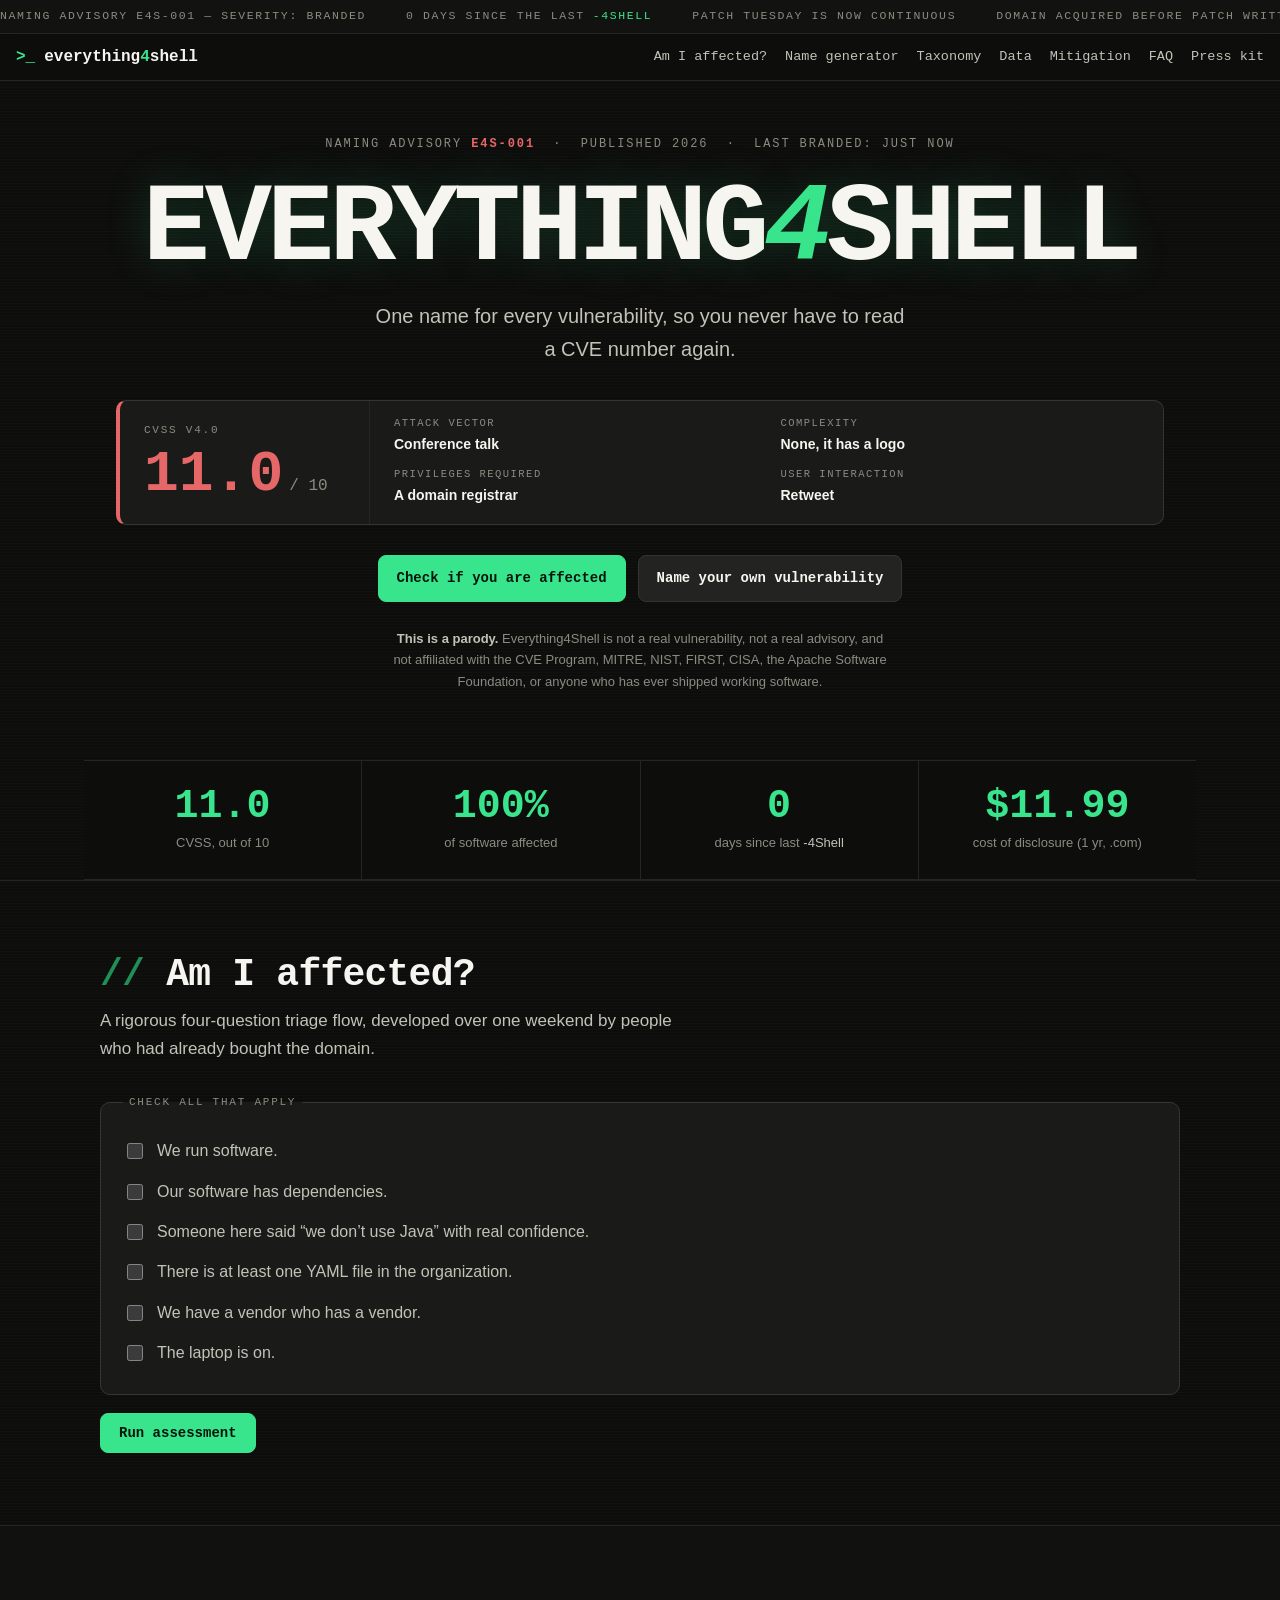
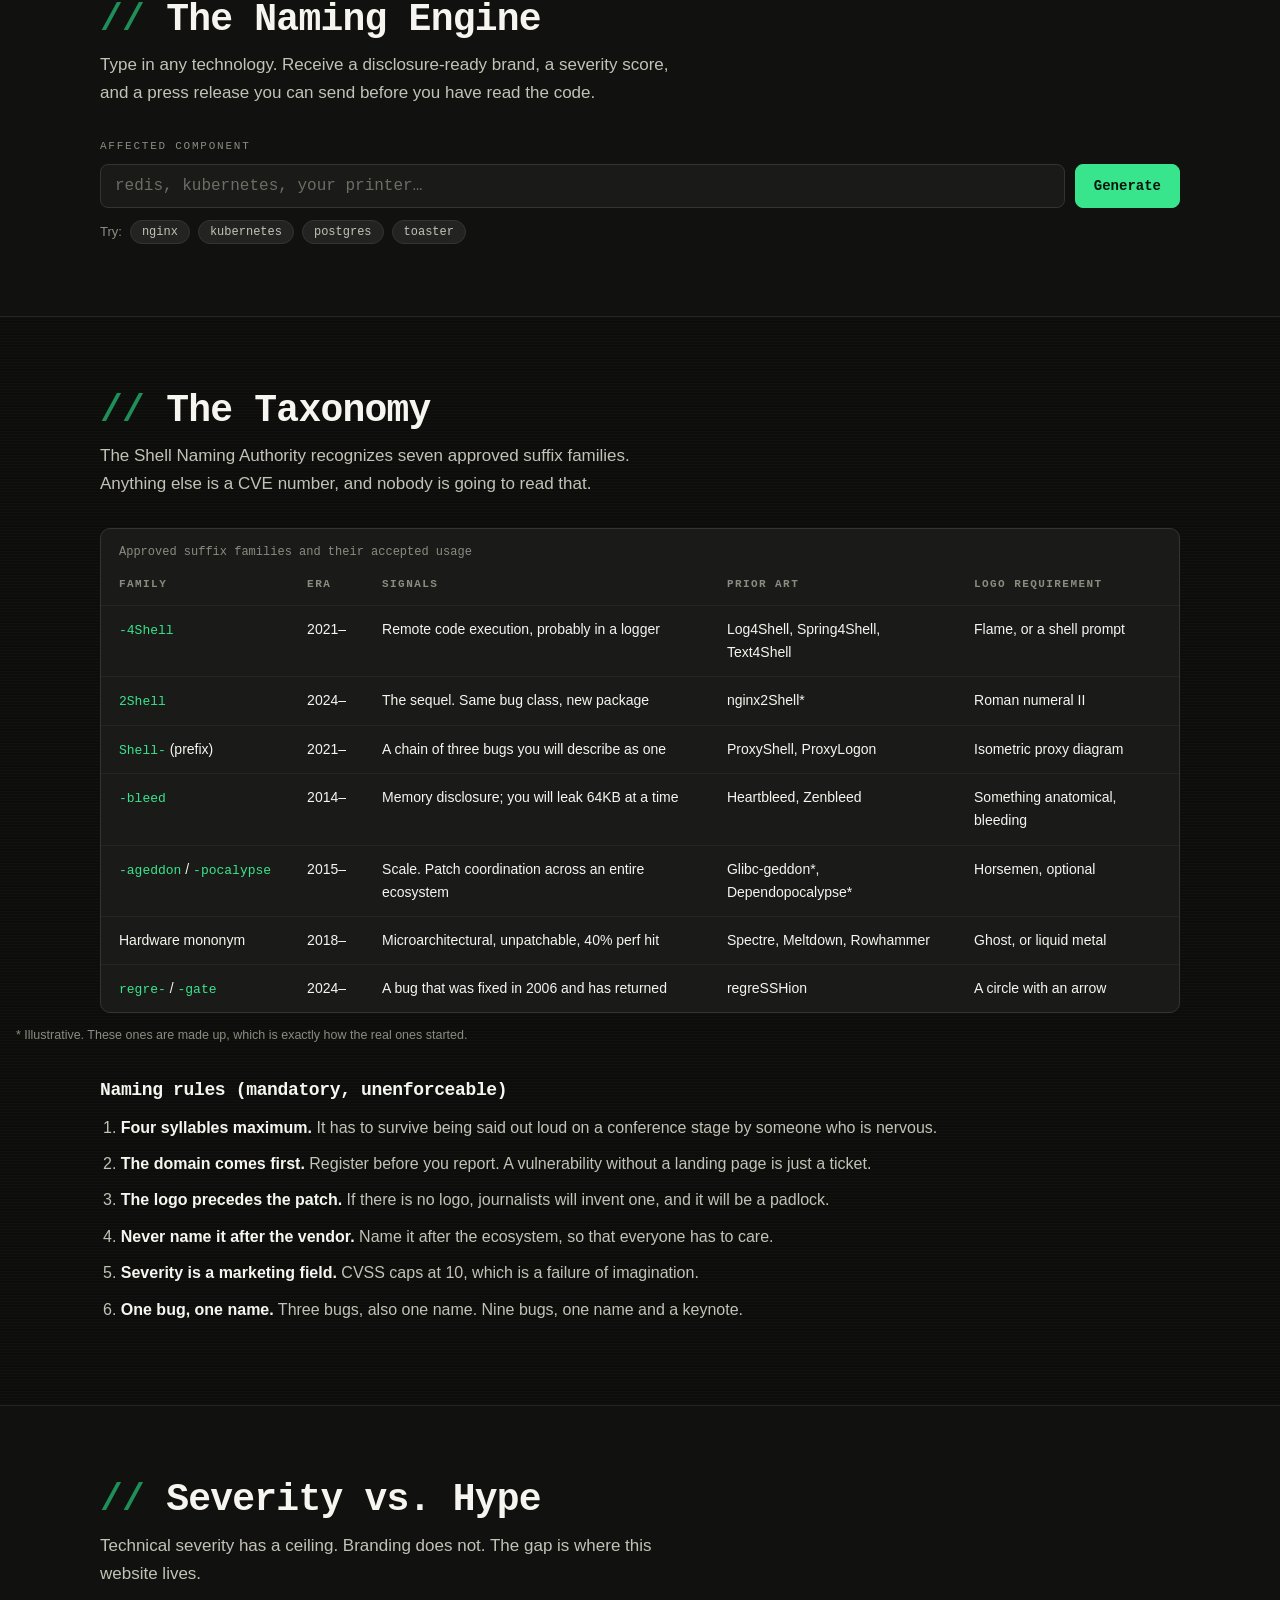
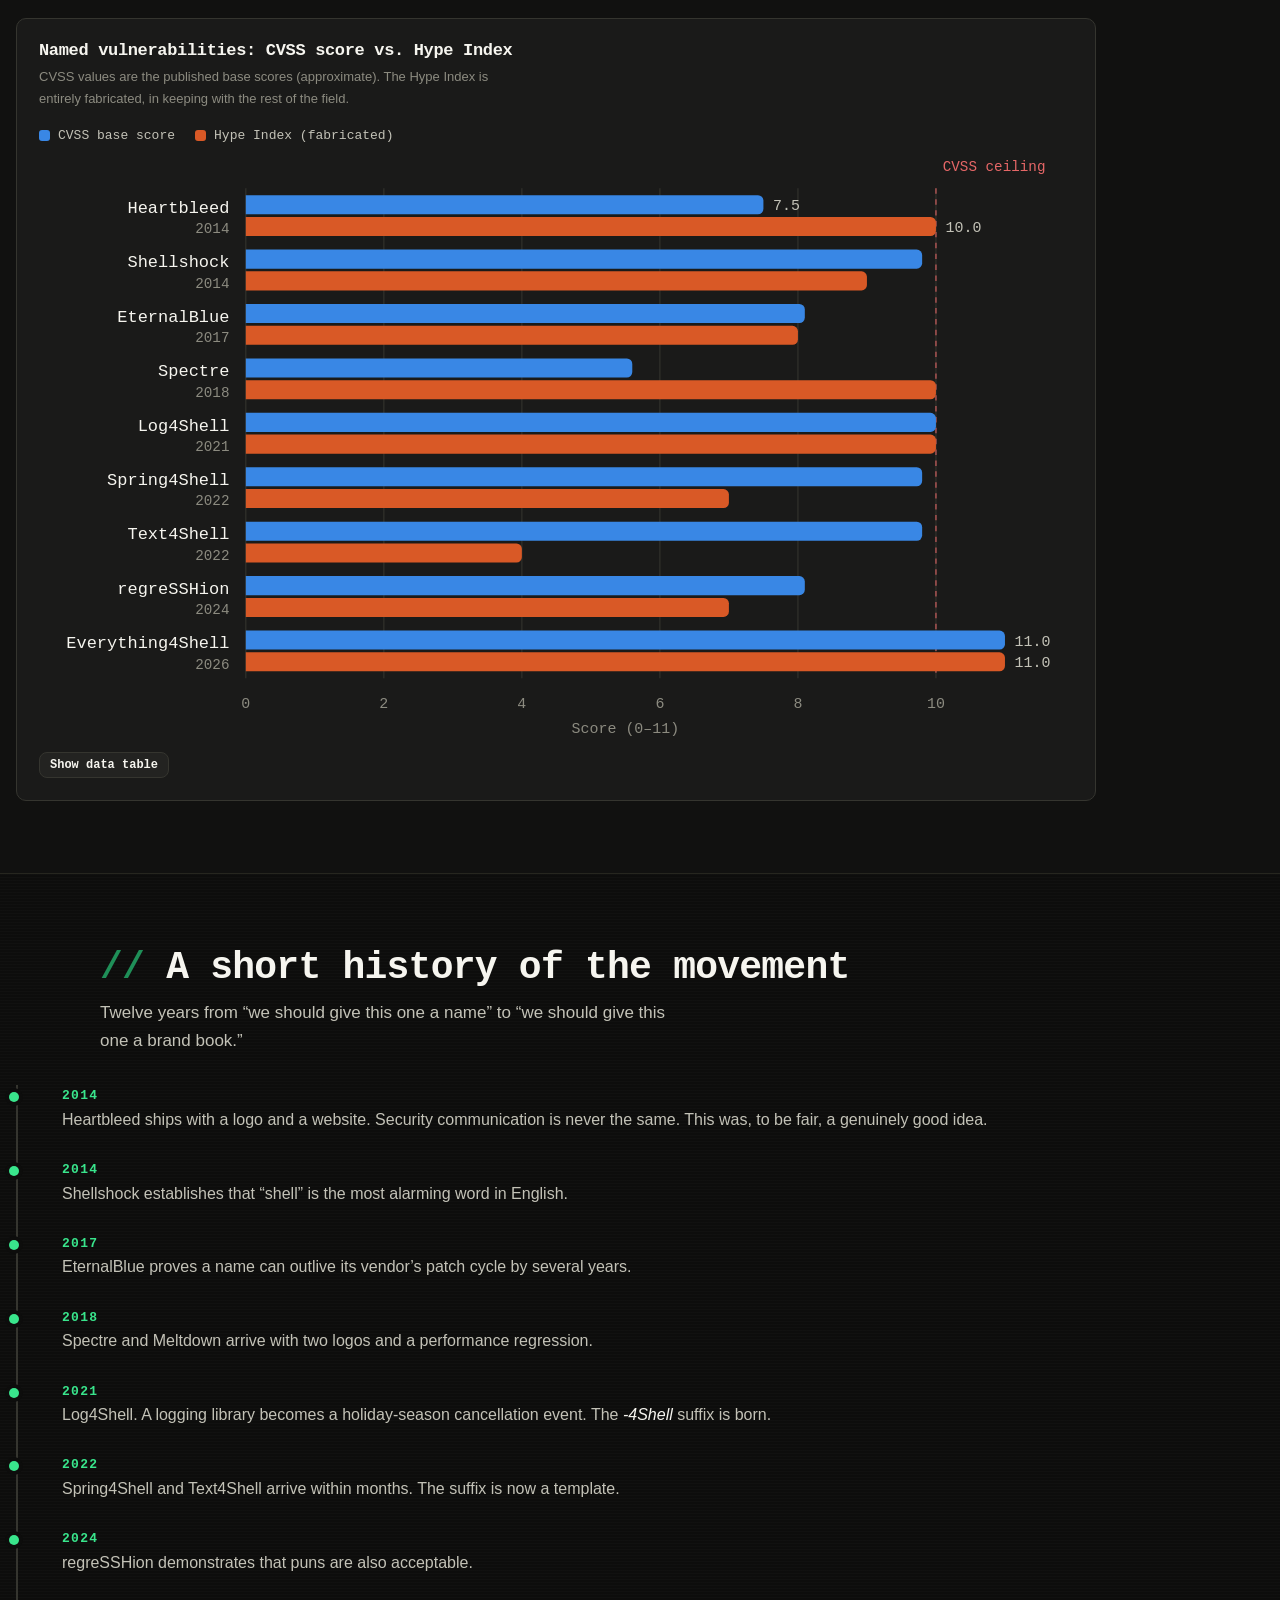
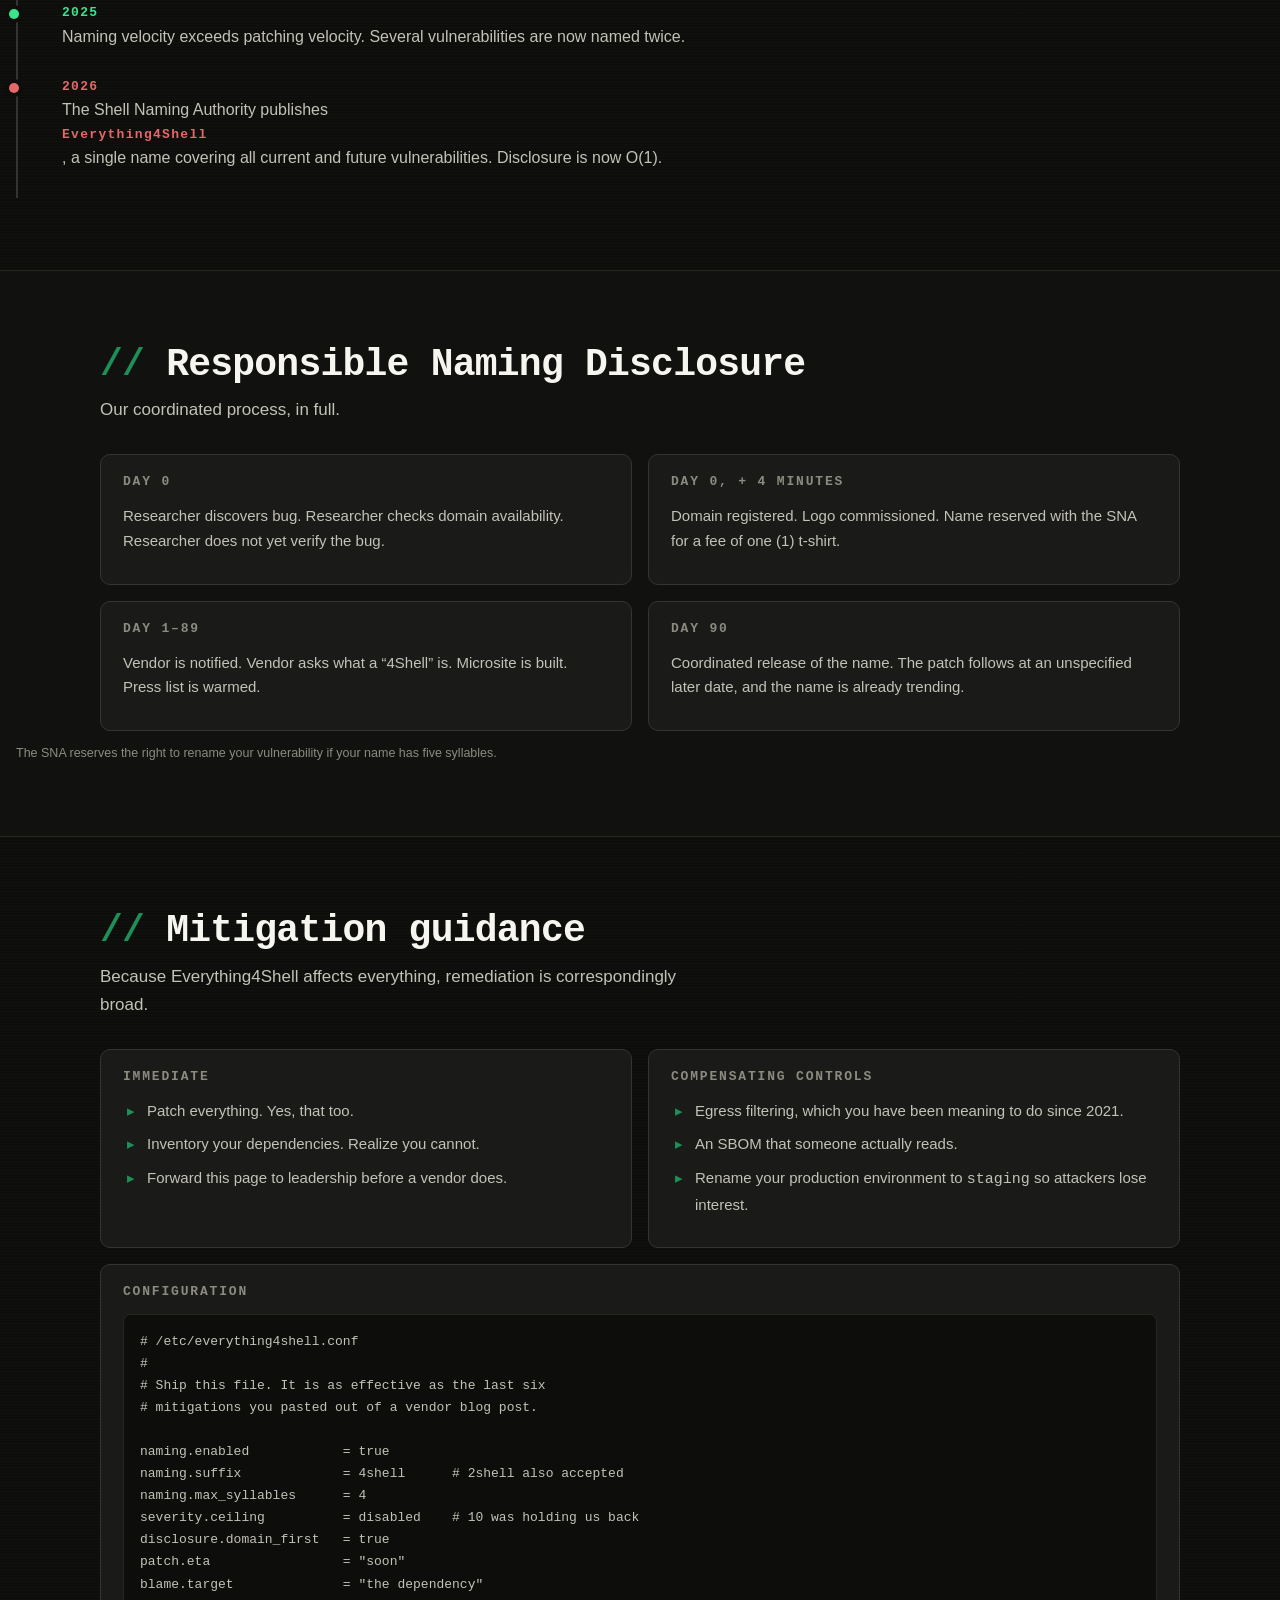
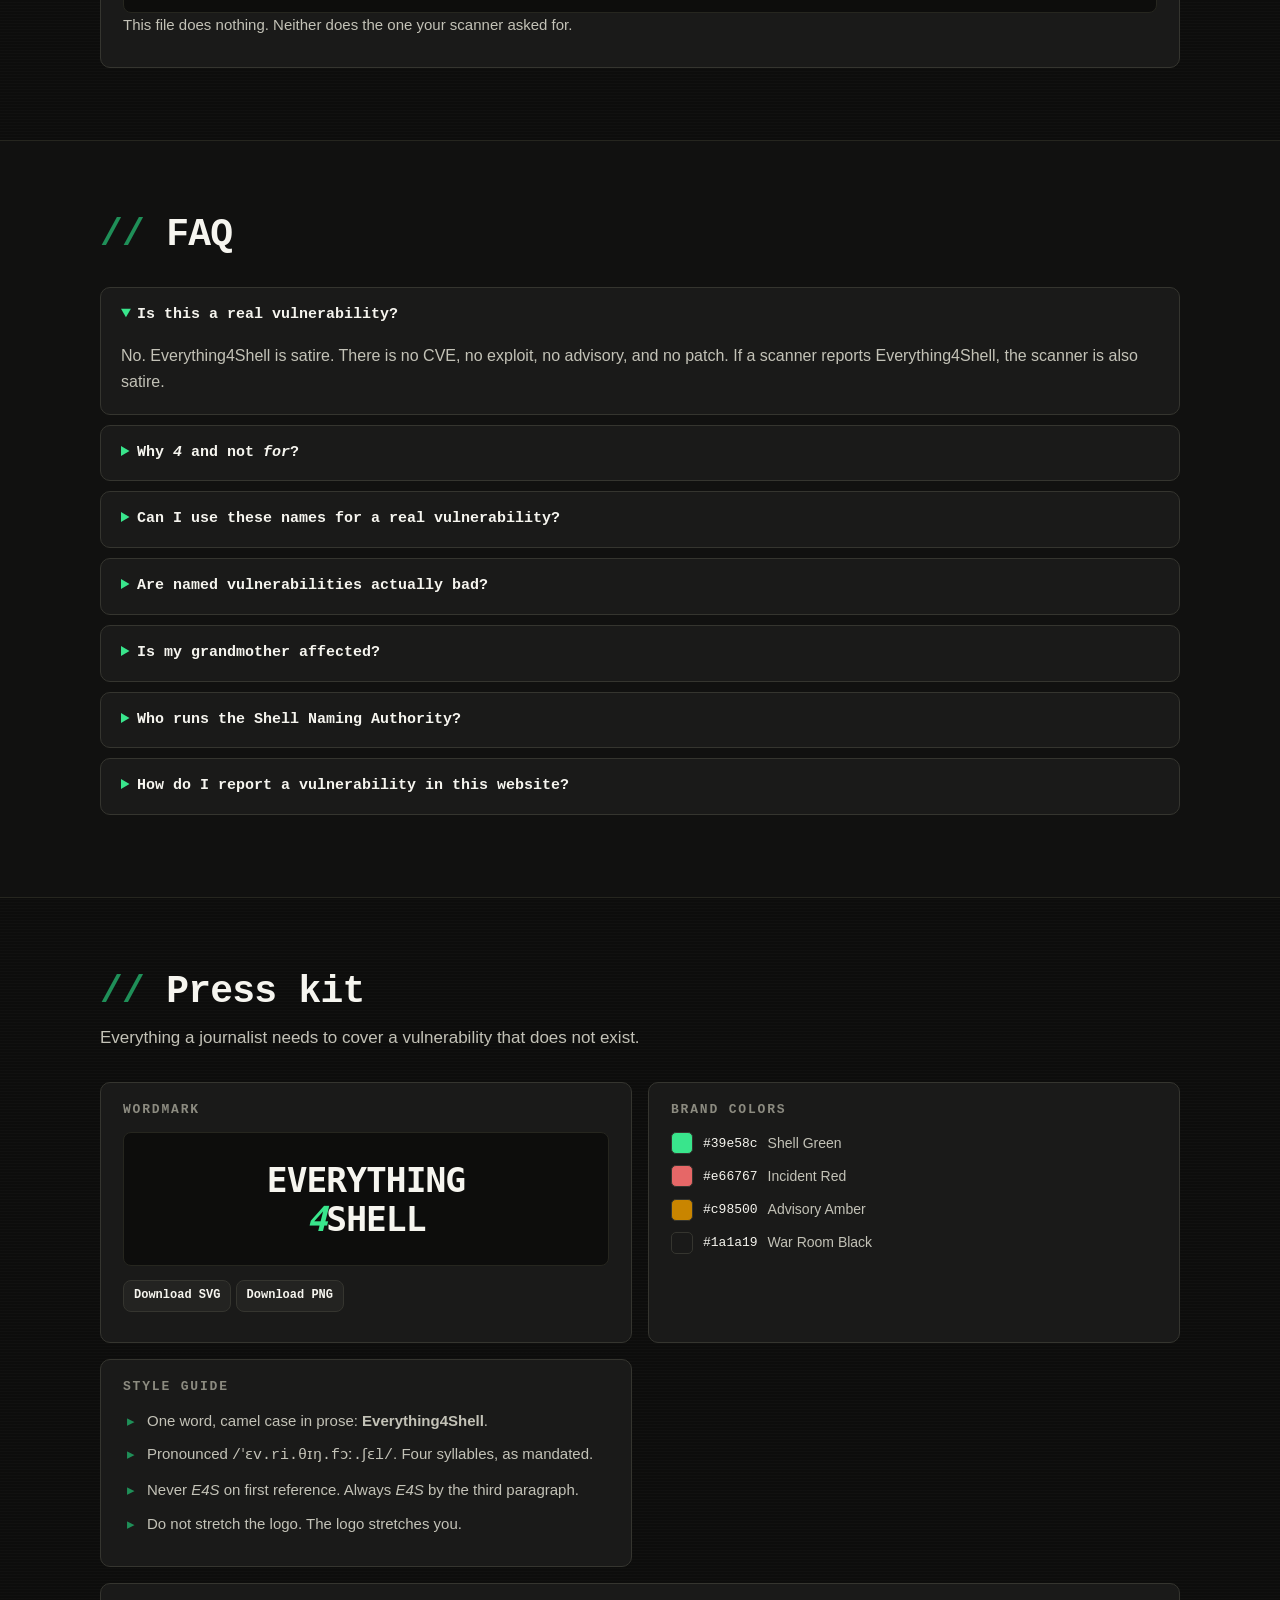
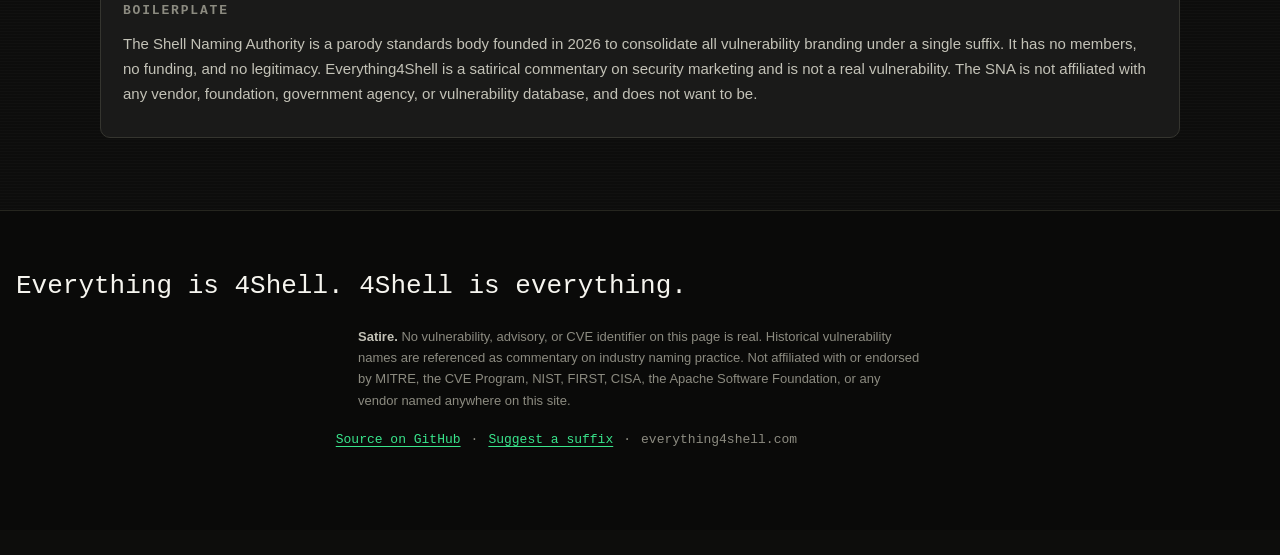
<file: index.html>
<!DOCTYPE html>
<html lang="en">
<head>
<meta charset="utf-8">
<meta name="viewport" content="width=device-width, initial-scale=1">
<title>Everything4Shell</title>
<meta name="description" content="Everything4Shell (CVE-2026-4SHELL) — the universal vulnerability naming standard. A satire of security branding. Every bug is now a -4Shell.">
<meta name="author" content="The Shell Naming Authority (a parody)">
<link rel="icon" href="assets/img/favicon.svg" type="image/svg+xml">
<link rel="apple-touch-icon" href="assets/img/favicon.png">
<meta property="og:type" content="website">
<meta property="og:title" content="Everything4Shell — CVSS 11.0 / 10">
<meta property="og:description" content="The universal vulnerability naming standard. Satire. Your software is affected. So is your toaster.">
<meta property="og:url" content="https://everything4shell.com/">
<meta property="og:image" content="https://everything4shell.com/assets/img/og.png">
<meta name="twitter:card" content="summary_large_image">
<link rel="stylesheet" href="assets/css/style.css">
</head>
<body>
<a class="skip" href="#main">Skip to content</a>

<div class="ticker" role="region" aria-label="Disclosure ticker">
  <div class="ticker-track" aria-hidden="true">
    <span>NAMING ADVISORY E4S-001 — SEVERITY: BRANDED</span><span>0 days since the last <em>-4Shell</em></span><span>PATCH TUESDAY IS NOW CONTINUOUS</span><span>DOMAIN ACQUIRED BEFORE PATCH WRITTEN</span><span>THIS SITE IS SATIRE</span>
    <span>NAMING ADVISORY E4S-001 — SEVERITY: BRANDED</span><span>0 days since the last <em>-4Shell</em></span><span>PATCH TUESDAY IS NOW CONTINUOUS</span><span>DOMAIN ACQUIRED BEFORE PATCH WRITTEN</span><span>THIS SITE IS SATIRE</span>
  </div>
</div>

<header class="site-head">
  <a class="brand" href="#main">
    <span class="brand-mark" aria-hidden="true">&gt;_</span>
    <span class="brand-word">everything<b>4</b>shell</span>
  </a>
  <nav aria-label="Sections">
    <a href="#affected">Am I affected?</a>
    <a href="#generator">Name generator</a>
    <a href="#taxonomy">Taxonomy</a>
    <a href="#data">Data</a>
    <a href="#mitigation">Mitigation</a>
    <a href="#faq">FAQ</a>
    <a href="#press">Press kit</a>
  </nav>
</header>

<main id="main">

<section class="hero">
  <p class="eyebrow">Naming Advisory <b>E4S-001</b> &nbsp;·&nbsp; Published 2026 &nbsp;·&nbsp; Last branded: just now</p>
  <h1 class="wordmark"><span>EVERYTHING</span><span><b>4</b>SHELL</span></h1>
  <p class="tagline">One name for every vulnerability, so you never have to read a CVE number again.</p>

  <div class="sev-ribbon" role="group" aria-label="Severity summary">
    <div class="sev-main">
      <span class="sev-label">CVSS v4.0</span>
      <span class="sev-score">11.0</span>
      <span class="sev-outof">/ 10</span>
    </div>
    <ul class="sev-vec">
      <li><span>Attack vector</span><b>Conference talk</b></li>
      <li><span>Complexity</span><b>None, it has a logo</b></li>
      <li><span>Privileges required</span><b>A domain registrar</b></li>
      <li><span>User interaction</span><b>Retweet</b></li>
    </ul>
  </div>

  <div class="hero-cta">
    <a class="btn btn-primary" href="#affected">Check if you are affected</a>
    <a class="btn" href="#generator">Name your own vulnerability</a>
  </div>

  <p class="hero-note"><b>This is a parody.</b> Everything4Shell is not a real vulnerability, not a real advisory, and not affiliated with the CVE Program, MITRE, NIST, FIRST, CISA, the Apache Software Foundation, or anyone who has ever shipped working software.</p>
</section>

<section class="strip" aria-label="Headline numbers">
  <div class="stat"><b>11.0</b><span>CVSS, out of 10</span></div>
  <div class="stat"><b>100%</b><span>of software affected</span></div>
  <div class="stat"><b>0</b><span>days since last <em>-4Shell</em></span></div>
  <div class="stat"><b>$11.99</b><span>cost of disclosure (1 yr, .com)</span></div>
</section>

<section id="affected" class="band">
  <div class="sec-head">
    <h2>Am I affected?</h2>
    <p class="lede">A rigorous four-question triage flow, developed over one weekend by people who had already bought the domain.</p>
  </div>

  <form class="quiz" id="quiz">
    <fieldset>
      <legend>Check all that apply</legend>
      <label><input type="checkbox" name="q"> We run software.</label>
      <label><input type="checkbox" name="q"> Our software has dependencies.</label>
      <label><input type="checkbox" name="q"> Someone here said &ldquo;we don&rsquo;t use Java&rdquo; with real confidence.</label>
      <label><input type="checkbox" name="q"> There is at least one YAML file in the organization.</label>
      <label><input type="checkbox" name="q"> We have a vendor who has a vendor.</label>
      <label><input type="checkbox" name="q"> The laptop is on.</label>
    </fieldset>
    <button class="btn btn-primary" type="submit">Run assessment</button>
  </form>

  <output class="verdict" id="verdict" hidden>
    <div class="verdict-badge">AFFECTED</div>
    <p id="verdict-text"></p>
    <p class="verdict-foot">Confidence: total. Evidence: vibes. Remediation window: already closed.</p>
  </output>
</section>

<section id="generator" class="band alt">
  <div class="sec-head">
    <h2>The Naming Engine</h2>
    <p class="lede">Type in any technology. Receive a disclosure-ready brand, a severity score, and a press release you can send before you have read the code.</p>
  </div>

  <form class="gen" id="gen">
    <label class="gen-label" for="tech">Affected component</label>
    <div class="gen-row">
      <input id="tech" name="tech" type="text" placeholder="redis, kubernetes, your printer…" autocomplete="off" spellcheck="false" maxlength="32" required>
      <button class="btn btn-primary" type="submit">Generate</button>
    </div>
    <p class="gen-hint">Try: <button type="button" class="chip" data-tech="nginx">nginx</button><button type="button" class="chip" data-tech="kubernetes">kubernetes</button><button type="button" class="chip" data-tech="postgres">postgres</button><button type="button" class="chip" data-tech="toaster">toaster</button></p>
  </form>

  <div class="gen-out" id="gen-out" hidden>
    <div class="gen-hero">
      <p class="gen-cve" id="gen-cve"></p>
      <h3 class="gen-name" id="gen-name"></h3>
      <p class="gen-sub" id="gen-sub"></p>
    </div>

    <div class="gen-grid">
      <div class="card">
        <h4>Alternate brandings</h4>
        <ul class="names" id="gen-alts"></ul>
      </div>
      <div class="card">
        <h4>Launch readiness</h4>
        <dl class="kv" id="gen-meta"></dl>
      </div>
      <div class="card card-wide">
        <h4>Press release <button class="btn btn-sm" type="button" id="copy-pr">Copy</button></h4>
        <pre class="pr" id="gen-pr"></pre>
      </div>
    </div>
  </div>
</section>

<section id="taxonomy" class="band">
  <div class="sec-head">
    <h2>The Taxonomy</h2>
    <p class="lede">The Shell Naming Authority recognizes seven approved suffix families. Anything else is a CVE number, and nobody is going to read that.</p>
  </div>

  <div class="table-wrap">
    <table class="tax">
      <caption>Approved suffix families and their accepted usage</caption>
      <thead><tr><th scope="col">Family</th><th scope="col">Era</th><th scope="col">Signals</th><th scope="col">Prior art</th><th scope="col">Logo requirement</th></tr></thead>
      <tbody>
        <tr><td><code>-4Shell</code></td><td>2021–</td><td>Remote code execution, probably in a logger</td><td>Log4Shell, Spring4Shell, Text4Shell</td><td>Flame, or a shell prompt</td></tr>
        <tr><td><code>2Shell</code></td><td>2024–</td><td>The sequel. Same bug class, new package</td><td>nginx2Shell*</td><td>Roman numeral II</td></tr>
        <tr><td><code>Shell-</code> (prefix)</td><td>2021–</td><td>A chain of three bugs you will describe as one</td><td>ProxyShell, ProxyLogon</td><td>Isometric proxy diagram</td></tr>
        <tr><td><code>-bleed</code></td><td>2014–</td><td>Memory disclosure; you will leak 64KB at a time</td><td>Heartbleed, Zenbleed</td><td>Something anatomical, bleeding</td></tr>
        <tr><td><code>-ageddon</code> / <code>-pocalypse</code></td><td>2015–</td><td>Scale. Patch coordination across an entire ecosystem</td><td>Glibc-geddon*, Dependopocalypse*</td><td>Horsemen, optional</td></tr>
        <tr><td>Hardware mononym</td><td>2018–</td><td>Microarchitectural, unpatchable, 40% perf hit</td><td>Spectre, Meltdown, Rowhammer</td><td>Ghost, or liquid metal</td></tr>
        <tr><td><code>regre-</code> / <code>-gate</code></td><td>2024–</td><td>A bug that was fixed in 2006 and has returned</td><td>regreSSHion</td><td>A circle with an arrow</td></tr>
      </tbody>
    </table>
  </div>
  <p class="fineprint">* Illustrative. These ones are made up, which is exactly how the real ones started.</p>

  <div class="rules">
    <h3>Naming rules (mandatory, unenforceable)</h3>
    <ol>
      <li><b>Four syllables maximum.</b> It has to survive being said out loud on a conference stage by someone who is nervous.</li>
      <li><b>The domain comes first.</b> Register before you report. A vulnerability without a landing page is just a ticket.</li>
      <li><b>The logo precedes the patch.</b> If there is no logo, journalists will invent one, and it will be a padlock.</li>
      <li><b>Never name it after the vendor.</b> Name it after the ecosystem, so that everyone has to care.</li>
      <li><b>Severity is a marketing field.</b> CVSS caps at 10, which is a failure of imagination.</li>
      <li><b>One bug, one name.</b> Three bugs, also one name. Nine bugs, one name and a keynote.</li>
    </ol>
  </div>
</section>

<section id="data" class="band alt">
  <div class="sec-head">
    <h2>Severity vs. Hype</h2>
    <p class="lede">Technical severity has a ceiling. Branding does not. The gap is where this website lives.</p>
  </div>

  <figure class="viz-root" id="viz">
    <figcaption>
      <h3 id="chart-title">Named vulnerabilities: CVSS score vs. Hype Index</h3>
      <p class="viz-sub">CVSS values are the published base scores (approximate). The Hype Index is entirely fabricated, in keeping with the rest of the field.</p>
    </figcaption>
    <div class="viz-legend" id="viz-legend"></div>
    <div class="viz-plot">
      <svg id="chart" role="img" aria-labelledby="chart-title chart-desc" viewBox="0 0 760 430" preserveAspectRatio="xMidYMid meet"><desc id="chart-desc">Grouped horizontal bar chart comparing published CVSS base scores with a fabricated Hype Index for nine named vulnerabilities from 2014 to 2026. Hype meets or exceeds severity for most entries, and Everything4Shell passes the CVSS ceiling entirely at 11.</desc></svg>
      <div class="viz-tip" id="viz-tip" hidden></div>
    </div>
    <button class="btn btn-sm" type="button" id="toggle-table" aria-expanded="false" aria-controls="chart-table">Show data table</button>
    <div class="table-wrap" id="chart-table" hidden></div>
  </figure>
</section>

<section id="timeline" class="band">
  <div class="sec-head">
    <h2>A short history of the movement</h2>
    <p class="lede">Twelve years from &ldquo;we should give this one a name&rdquo; to &ldquo;we should give this one a brand book.&rdquo;</p>
  </div>
  <ol class="timeline">
    <li><b>2014</b><span>Heartbleed ships with a logo and a website. Security communication is never the same. This was, to be fair, a genuinely good idea.</span></li>
    <li><b>2014</b><span>Shellshock establishes that &ldquo;shell&rdquo; is the most alarming word in English.</span></li>
    <li><b>2017</b><span>EternalBlue proves a name can outlive its vendor&rsquo;s patch cycle by several years.</span></li>
    <li><b>2018</b><span>Spectre and Meltdown arrive with two logos and a performance regression.</span></li>
    <li><b>2021</b><span>Log4Shell. A logging library becomes a holiday-season cancellation event. The <em>-4Shell</em> suffix is born.</span></li>
    <li><b>2022</b><span>Spring4Shell and Text4Shell arrive within months. The suffix is now a template.</span></li>
    <li><b>2024</b><span>regreSSHion demonstrates that puns are also acceptable.</span></li>
    <li><b>2025</b><span>Naming velocity exceeds patching velocity. Several vulnerabilities are now named twice.</span></li>
    <li><b>2026</b><span>The Shell Naming Authority publishes <b>Everything4Shell</b>, a single name covering all current and future vulnerabilities. Disclosure is now O(1).</span></li>
  </ol>
</section>

<section id="policy" class="band alt">
  <div class="sec-head">
    <h2>Responsible Naming Disclosure</h2>
    <p class="lede">Our coordinated process, in full.</p>
  </div>
  <div class="cols">
    <div class="card">
      <h4>Day 0</h4>
      <p>Researcher discovers bug. Researcher checks domain availability. Researcher does not yet verify the bug.</p>
    </div>
    <div class="card">
      <h4>Day 0, + 4 minutes</h4>
      <p>Domain registered. Logo commissioned. Name reserved with the SNA for a fee of one (1) t-shirt.</p>
    </div>
    <div class="card">
      <h4>Day 1–89</h4>
      <p>Vendor is notified. Vendor asks what a &ldquo;4Shell&rdquo; is. Microsite is built. Press list is warmed.</p>
    </div>
    <div class="card">
      <h4>Day 90</h4>
      <p>Coordinated release of the name. The patch follows at an unspecified later date, and the name is already trending.</p>
    </div>
  </div>
  <p class="fineprint">The SNA reserves the right to rename your vulnerability if your name has five syllables.</p>
</section>

<section id="mitigation" class="band">
  <div class="sec-head">
    <h2>Mitigation guidance</h2>
    <p class="lede">Because Everything4Shell affects everything, remediation is correspondingly broad.</p>
  </div>
  <div class="cols">
    <div class="card">
      <h4>Immediate</h4>
      <ul class="ticks">
        <li>Patch everything. Yes, that too.</li>
        <li>Inventory your dependencies. Realize you cannot.</li>
        <li>Forward this page to leadership before a vendor does.</li>
      </ul>
    </div>
    <div class="card">
      <h4>Compensating controls</h4>
      <ul class="ticks">
        <li>Egress filtering, which you have been meaning to do since 2021.</li>
        <li>An SBOM that someone actually reads.</li>
        <li>Rename your production environment to <code>staging</code> so attackers lose interest.</li>
      </ul>
    </div>
    <div class="card card-wide">
      <h4>Configuration</h4>
      <pre class="code"><code># /etc/everything4shell.conf
#
# Ship this file. It is as effective as the last six
# mitigations you pasted out of a vendor blog post.

naming.enabled            = true
naming.suffix             = 4shell      # 2shell also accepted
naming.max_syllables      = 4
severity.ceiling          = disabled    # 10 was holding us back
disclosure.domain_first   = true
patch.eta                 = "soon"
blame.target              = "the dependency"</code></pre>
      <p class="fineprint">This file does nothing. Neither does the one your scanner asked for.</p>
    </div>
  </div>
</section>

<section id="faq" class="band alt">
  <div class="sec-head"><h2>FAQ</h2></div>
  <div class="faq">
    <details open><summary>Is this a real vulnerability?</summary><p>No. Everything4Shell is satire. There is no CVE, no exploit, no advisory, and no patch. If a scanner reports Everything4Shell, the scanner is also satire.</p></details>
    <details><summary>Why <em>4</em> and not <em>for</em>?</summary><p>Because Log4j contained a 4, and the entire industry pattern-matched on it rather than on the vulnerability class. This is the central joke and also, unfortunately, the central truth.</p></details>
    <details><summary>Can I use these names for a real vulnerability?</summary><p>Yes. Royalty-free, no attribution required. If your name comes from the generator, please at least verify the bug exists first. That is the one step the industry keeps skipping.</p></details>
    <details><summary>Are named vulnerabilities actually bad?</summary><p>No — and this is worth saying plainly. Heartbleed got patched fast <em>because</em> it had a name, a logo and a website that a CFO could understand. Naming is a genuinely effective communication tool. The failure mode is when the brand arrives before the analysis, when severity gets inflated for reach, and when three unrelated bugs get merged into one scary word because the word is what gets clicks.</p></details>
    <details><summary>Is my grandmother affected?</summary><p>Yes. Her router is affected, her car is affected, and the loyalty card in her wallet is affected. She is handling it better than your incident channel.</p></details>
    <details><summary>Who runs the Shell Naming Authority?</summary><p>It is one person, a domain renewal reminder, and this repository. The SNA has no members, no charter, and no standing. Like several real standards bodies, it has a logo.</p></details>
    <details><summary>How do I report a vulnerability in this website?</summary><p>Open an issue. Name it first.</p></details>
  </div>
</section>

<section id="press" class="band">
  <div class="sec-head">
    <h2>Press kit</h2>
    <p class="lede">Everything a journalist needs to cover a vulnerability that does not exist.</p>
  </div>
  <div class="cols">
    <div class="card">
      <h4>Wordmark</h4>
      <div class="logo-box"><img src="assets/img/logo.svg" alt="Everything4Shell wordmark: the words everything and shell separated by a large numeral four" width="320" height="96"></div>
      <p><a class="btn btn-sm" href="assets/img/logo.svg" download>Download SVG</a> <a class="btn btn-sm" href="assets/img/og.png" download>Download PNG</a></p>
    </div>
    <div class="card">
      <h4>Brand colors</h4>
      <ul class="swatches">
        <li><i style="background:#39e58c"></i><code>#39e58c</code> Shell Green</li>
        <li><i style="background:#e66767"></i><code>#e66767</code> Incident Red</li>
        <li><i style="background:#c98500"></i><code>#c98500</code> Advisory Amber</li>
        <li><i style="background:#1a1a19"></i><code>#1a1a19</code> War Room Black</li>
      </ul>
    </div>
    <div class="card">
      <h4>Style guide</h4>
      <ul class="ticks">
        <li>One word, camel case in prose: <b>Everything4Shell</b>.</li>
        <li>Pronounced <span class="ipa">/ˈɛv.ri.θɪŋ.fɔː.ʃɛl/</span>. Four syllables, as mandated.</li>
        <li>Never <i>E4S</i> on first reference. Always <i>E4S</i> by the third paragraph.</li>
        <li>Do not stretch the logo. The logo stretches you.</li>
      </ul>
    </div>
    <div class="card card-wide">
      <h4>Boilerplate</h4>
      <p class="boiler">The Shell Naming Authority is a parody standards body founded in 2026 to consolidate all vulnerability branding under a single suffix. It has no members, no funding, and no legitimacy. Everything4Shell is a satirical commentary on security marketing and is not a real vulnerability. The SNA is not affiliated with any vendor, foundation, government agency, or vulnerability database, and does not want to be.</p>
    </div>
  </div>
</section>

</main>

<footer class="site-foot">
  <p class="foot-big">Everything is 4Shell. 4Shell is everything.</p>
  <p><b>Satire.</b> No vulnerability, advisory, or CVE identifier on this page is real. Historical vulnerability names are referenced as commentary on industry naming practice. Not affiliated with or endorsed by MITRE, the CVE Program, NIST, FIRST, CISA, the Apache Software Foundation, or any vendor named anywhere on this site.</p>
  <p class="foot-links">
    <a href="https://github.com/haxorthematrix/everything4shell">Source on GitHub</a> ·
    <a href="https://github.com/haxorthematrix/everything4shell/issues">Suggest a suffix</a> ·
    <span>everything4shell.com</span>
  </p>
</footer>

<script src="assets/js/app.js"></script>
</body>
</html>
</file>
<file: assets/css/style.css>
/* Everything4Shell — a parody vulnerability microsite */

:root {
  color-scheme: dark;

  --surface-0: #0d0d0c;
  --surface-1: #1a1a19;
  --surface-2: #232321;
  --line:      #35352f;
  --line-soft: #26261f;

  --text-primary:   #f6f5ef;
  --text-secondary: #c3c2b7;
  --text-muted:     #8c8b80;

  --brand:  #39e58c;
  --brand-dim: #1f8f58;
  --alarm:  #e66767;
  --amber:  #c98500;

  --series-1: #3987e5;  /* CVSS            */
  --series-2: #d95926;  /* Hype Index      */

  --mono: ui-monospace, SFMono-Regular, "SF Mono", Menlo, Consolas, "Liberation Mono", monospace;
  --sans: -apple-system, BlinkMacSystemFont, "Segoe UI", Inter, Roboto, Helvetica, Arial, sans-serif;

  --maxw: 1080px;
  --gutter: 16px;
  --radius: 10px;
}

* { box-sizing: border-box; }
[hidden] { display: none !important; }

html { -webkit-text-size-adjust: 100%; scroll-behavior: smooth; overflow-x: hidden; }
@media (prefers-reduced-motion: reduce) { html { scroll-behavior: auto; } }

body {
  margin: 0;
  background: var(--surface-0);
  color: var(--text-primary);
  font: 16px/1.65 var(--sans);
  overflow-x: hidden;
  background-image:
    radial-gradient(900px 420px at 50% -12%, rgba(57,229,140,.10), transparent 70%),
    repeating-linear-gradient(0deg, rgba(255,255,255,.016) 0 1px, transparent 1px 3px);
}

h1, h2, h3, h4 { font-family: var(--mono); font-weight: 700; letter-spacing: -.02em; line-height: 1.15; }
a { color: var(--brand); text-decoration-thickness: 1px; text-underline-offset: 3px; }
a:hover { color: #6bf0ab; }
code, pre, .ipa { font-family: var(--mono); }
img, svg { max-width: 100%; }

.skip { position: absolute; left: -9999px; }
.skip:focus { left: 8px; top: 8px; z-index: 50; background: var(--brand); color: #04120a; padding: 8px 12px; border-radius: 6px; }

:focus-visible { outline: 2px solid var(--brand); outline-offset: 2px; }

/* ---------- ticker ---------- */
.ticker {
  overflow: hidden; border-bottom: 1px solid var(--line-soft);
  background: #121210; font-family: var(--mono); font-size: 11.5px;
  letter-spacing: .14em; color: var(--text-muted); text-transform: uppercase;
}
.ticker-track { display: flex; gap: 2.5rem; white-space: nowrap; padding: 7px 0; width: max-content; animation: slide 46s linear infinite; }
.ticker-track span { display: inline-flex; gap: .5rem; }
.ticker-track em { color: var(--brand); font-style: normal; }
@keyframes slide { to { transform: translateX(-50%); } }
@media (prefers-reduced-motion: reduce) { .ticker-track { animation: none; } }

/* ---------- header ---------- */
.site-head {
  position: sticky; top: 0; z-index: 30;
  display: flex; flex-wrap: wrap; align-items: center; gap: 10px 22px;
  padding: 10px var(--gutter);
  background: rgba(13,13,12,.86); backdrop-filter: blur(10px);
  border-bottom: 1px solid var(--line-soft);
}
.brand { display: inline-flex; align-items: center; gap: 9px; font-family: var(--mono); font-weight: 700; color: var(--text-primary); text-decoration: none; }
.brand-mark { color: var(--brand); }
.brand-word b { color: var(--brand); }
.site-head nav { display: flex; flex-wrap: wrap; gap: 4px 18px; margin-left: auto; font-size: 13.5px; font-family: var(--mono); }
.site-head nav a { color: var(--text-secondary); text-decoration: none; }
.site-head nav a:hover { color: var(--brand); }

/* ---------- layout ---------- */
.hero, .band, .site-foot { padding-inline: var(--gutter); }
.hero, .band > *, .site-foot > * { max-width: var(--maxw); margin-inline: auto; }
.strip { max-width: calc(var(--maxw) + var(--gutter) * 2); margin-inline: auto; }

.band { padding-block: 72px; border-top: 1px solid var(--line-soft); }
.band.alt { background: #111110; }
.sec-head { margin-bottom: 30px; }
.sec-head h2 { font-size: clamp(26px, 4.6vw, 38px); margin: 0 0 10px; }
.sec-head h2::before { content: "// "; color: var(--brand-dim); }
.lede { color: var(--text-secondary); max-width: 62ch; margin: 0; font-size: 17px; }

/* ---------- hero ---------- */
.hero { padding-block: 54px 68px; text-align: center; }
.eyebrow { font-family: var(--mono); font-size: 12px; letter-spacing: .16em; text-transform: uppercase; color: var(--text-muted); margin: 0 0 22px; }
.eyebrow b { color: var(--alarm); }

.wordmark {
  margin: 0; font-size: clamp(38px, 11.5vw, 112px); line-height: .94;
  letter-spacing: -.045em; word-break: break-word;
  text-shadow: 0 0 46px rgba(57,229,140,.2);
}
.wordmark span { display: inline-block; }
.wordmark b { color: var(--brand); font-style: italic; }
.tagline { color: var(--text-secondary); font-size: clamp(16px, 2.3vw, 20px); max-width: 48ch; margin: 18px auto 34px; }

.sev-ribbon {
  display: grid; gap: 0; grid-template-columns: 1fr; text-align: left;
  border: 1px solid var(--line); border-left: 4px solid var(--alarm);
  border-radius: var(--radius); background: var(--surface-1); overflow: hidden;
}
@media (min-width: 720px) { .sev-ribbon { grid-template-columns: 250px 1fr; } }
.sev-main { padding: 20px 24px; border-bottom: 1px solid var(--line-soft); display: flex; flex-wrap: wrap; align-items: baseline; gap: 6px; }
@media (min-width: 720px) { .sev-main { border-bottom: 0; border-right: 1px solid var(--line-soft); align-content: center; } }
.sev-label { width: 100%; font-family: var(--mono); font-size: 11px; letter-spacing: .16em; text-transform: uppercase; color: var(--text-muted); }
.sev-score { font-family: var(--mono); font-size: 58px; font-weight: 700; color: var(--alarm); line-height: 1; }
.sev-outof { font-family: var(--mono); color: var(--text-muted); }
.sev-vec { list-style: none; margin: 0; padding: 14px 24px; display: grid; gap: 8px 28px; }
@media (min-width: 560px) { .sev-vec { grid-template-columns: 1fr 1fr; } }
.sev-vec li { display: flex; flex-direction: column; font-size: 14px; }
.sev-vec span { font-family: var(--mono); font-size: 10.5px; letter-spacing: .14em; text-transform: uppercase; color: var(--text-muted); }
.sev-vec b { color: var(--text-primary); }

.hero-cta { display: flex; flex-wrap: wrap; gap: 12px; justify-content: center; margin: 30px 0 26px; }
.hero-note { font-size: 13px; color: var(--text-muted); max-width: 70ch; margin: 0 auto; }
.hero-note b { color: var(--text-secondary); }

/* ---------- buttons ---------- */
.btn {
  display: inline-block; font-family: var(--mono); font-size: 14px; font-weight: 600;
  padding: 11px 18px; border-radius: 8px; border: 1px solid var(--line);
  background: var(--surface-2); color: var(--text-primary); text-decoration: none; cursor: pointer;
}
.btn:hover { border-color: var(--brand-dim); color: var(--text-primary); }
.btn-primary { background: var(--brand); border-color: var(--brand); color: #04150c; }
.btn-primary:hover { background: #55eda0; color: #04150c; }
.btn-sm { padding: 5px 10px; font-size: 12px; }

/* ---------- stat strip ---------- */
.strip { display: grid; gap: 1px; grid-template-columns: repeat(2, 1fr); background: var(--line-soft); border-block: 1px solid var(--line-soft); }
@media (min-width: 760px) { .strip { grid-template-columns: repeat(4, 1fr); } }
.stat { background: var(--surface-0); padding: 24px 20px; text-align: center; }
.stat b { display: block; font-family: var(--mono); font-size: clamp(28px, 5vw, 40px); color: var(--brand); line-height: 1.1; }
.stat span { font-size: 13px; color: var(--text-muted); }
.stat em { color: var(--text-secondary); font-style: normal; }

/* ---------- quiz ---------- */
.quiz fieldset { border: 1px solid var(--line); border-radius: var(--radius); background: var(--surface-1); padding: 20px 22px; margin: 0 0 18px; }
.quiz legend { font-family: var(--mono); font-size: 11px; letter-spacing: .16em; text-transform: uppercase; color: var(--text-muted); padding-inline: 6px; }
.quiz label { display: flex; gap: 11px; align-items: flex-start; padding: 7px 0; color: var(--text-secondary); cursor: pointer; }
.quiz input { margin-top: 5px; accent-color: var(--brand); width: 16px; height: 16px; flex: none; }
.verdict { display: block; margin-top: 24px; border: 1px solid var(--alarm); border-radius: var(--radius); background: rgba(230,103,103,.07); padding: 22px 24px; }
.verdict-badge { display: inline-block; font-family: var(--mono); font-weight: 700; letter-spacing: .22em; background: var(--alarm); color: #1a0505; padding: 6px 14px; border-radius: 6px; margin-bottom: 14px; }
.verdict p { margin: 0 0 8px; }
.verdict-foot { font-family: var(--mono); font-size: 12px; color: var(--text-muted); }

/* ---------- generator ---------- */
.gen-label { display: block; font-family: var(--mono); font-size: 11px; letter-spacing: .16em; text-transform: uppercase; color: var(--text-muted); margin-bottom: 8px; }
.gen-row { display: flex; flex-wrap: wrap; gap: 10px; }
.gen-row input {
  flex: 1 1 240px; min-width: 0; font: 16px var(--mono); color: var(--text-primary);
  background: var(--surface-1); border: 1px solid var(--line); border-radius: 8px; padding: 12px 14px;
}
.gen-row input::placeholder { color: #6e6d64; }
.gen-hint { font-size: 13px; color: var(--text-muted); margin: 12px 0 0; display: flex; flex-wrap: wrap; gap: 8px; align-items: center; }
.chip { font: 12px var(--mono); background: var(--surface-2); color: var(--text-secondary); border: 1px solid var(--line); border-radius: 999px; padding: 4px 11px; cursor: pointer; }
.chip:hover { border-color: var(--brand-dim); color: var(--brand); }

.gen-out { margin-top: 32px; }
.gen-hero { text-align: center; padding: 30px 18px; border: 1px solid var(--line); border-radius: var(--radius); background: var(--surface-1); }
.gen-cve { font-family: var(--mono); font-size: 12px; letter-spacing: .18em; text-transform: uppercase; color: var(--alarm); margin: 0 0 10px; }
.gen-name { font-size: clamp(28px, 7vw, 56px); margin: 0; word-break: break-word; }
.gen-name b { color: var(--brand); font-style: italic; }
.gen-sub { color: var(--text-secondary); margin: 12px 0 0; }

.gen-grid, .cols { display: grid; gap: 16px; grid-template-columns: 1fr; margin-top: 16px; }
@media (min-width: 760px) { .gen-grid, .cols { grid-template-columns: 1fr 1fr; } }
.card { border: 1px solid var(--line); border-radius: var(--radius); background: var(--surface-1); padding: 20px 22px; }
.card h4 { margin: 0 0 14px; font-size: 13px; letter-spacing: .14em; text-transform: uppercase; color: var(--text-muted); display: flex; gap: 10px; align-items: center; justify-content: space-between; }
.card p { margin: 0 0 10px; color: var(--text-secondary); font-size: 15px; }
.card-wide { grid-column: 1 / -1; }

.names { list-style: none; margin: 0; padding: 0; display: grid; gap: 8px; }
.names li { display: flex; justify-content: space-between; gap: 14px; font-family: var(--mono); font-size: 14px; border-bottom: 1px dashed var(--line-soft); padding-bottom: 7px; }
.names li span { color: var(--text-muted); font-size: 12px; text-align: right; }
.kv { margin: 0; display: grid; grid-template-columns: auto 1fr; gap: 9px 16px; font-size: 14px; }
.kv dt { font-family: var(--mono); font-size: 11px; letter-spacing: .13em; text-transform: uppercase; color: var(--text-muted); align-self: center; }
.kv dd { margin: 0; font-family: var(--mono); color: var(--text-primary); }
.kv dd.good { color: var(--brand); }
.kv dd.bad { color: var(--alarm); }

.pr, .code {
  margin: 0; padding: 16px; overflow-x: auto; border-radius: 8px;
  background: var(--surface-0); border: 1px solid var(--line-soft);
  font-size: 13px; line-height: 1.7; color: var(--text-secondary);
  white-space: pre-wrap; word-break: break-word;
}
.code { white-space: pre; }
.code code { color: inherit; }

/* ---------- tables ---------- */
.table-wrap { overflow-x: auto; border: 1px solid var(--line); border-radius: var(--radius); background: var(--surface-1); }
table { border-collapse: collapse; width: 100%; font-size: 14px; min-width: 620px; }
caption { text-align: left; padding: 14px 18px 0; font-size: 12px; color: var(--text-muted); font-family: var(--mono); }
th, td { text-align: left; padding: 12px 18px; border-bottom: 1px solid var(--line-soft); vertical-align: top; }
thead th { font-family: var(--mono); font-size: 11px; letter-spacing: .13em; text-transform: uppercase; color: var(--text-muted); }
tbody tr:last-child td { border-bottom: 0; }
td code { color: var(--brand); font-size: 13px; }
.tax td:first-child { white-space: nowrap; }
.fineprint { font-size: 12.5px; color: var(--text-muted); margin: 12px 0 0; }

.rules { margin-top: 34px; }
.rules h3 { font-size: 18px; margin: 0 0 14px; }
.rules ol { margin: 0; padding-left: 1.3em; color: var(--text-secondary); }
.rules li { margin-bottom: 10px; }
.rules b { color: var(--text-primary); }

/* ---------- chart ---------- */
.viz-root { margin: 0; --surface-1: #1a1a19; background: var(--surface-1); border: 1px solid var(--line); border-radius: var(--radius); padding: 22px; }
.viz-root figcaption h3 { margin: 0 0 6px; font-size: 17px; }
.viz-sub { margin: 0; font-size: 13px; color: var(--text-muted); max-width: 66ch; }
.viz-legend { display: flex; flex-wrap: wrap; gap: 8px 20px; margin: 16px 0 6px; font-size: 13px; color: var(--text-secondary); font-family: var(--mono); }
.viz-legend span { display: inline-flex; align-items: center; gap: 8px; }
.viz-legend i { width: 11px; height: 11px; border-radius: 3px; display: inline-block; }
.viz-plot { position: relative; }
#chart { width: 100%; height: auto; display: block; touch-action: pan-y; }
.viz-tip {
  position: absolute; pointer-events: none; z-index: 5; transform: translate(-50%, -112%);
  background: var(--surface-2); border: 1px solid var(--line); border-radius: 8px;
  padding: 9px 12px; font-family: var(--mono); font-size: 12.5px; line-height: 1.55;
  color: var(--text-primary); box-shadow: 0 10px 26px rgba(0,0,0,.5); white-space: nowrap;
}
.viz-tip b { display: block; margin-bottom: 4px; }
.viz-tip .row { display: flex; gap: 8px; align-items: center; color: var(--text-secondary); }
.viz-tip i { width: 9px; height: 9px; border-radius: 2px; }
#toggle-table { margin-top: 14px; }
#chart-table { margin-top: 12px; }
#chart-table table { min-width: 420px; }

/* ---------- timeline ---------- */
.timeline { list-style: none; margin: 0; padding: 0 0 0 22px; border-left: 2px solid var(--line); }
.timeline li { position: relative; padding: 0 0 26px 22px; }
.timeline li::before { content: ""; position: absolute; left: -31px; top: 7px; width: 10px; height: 10px; border-radius: 50%; background: var(--brand); box-shadow: 0 0 0 4px var(--surface-0); }
.timeline li:last-child::before { background: var(--alarm); }
.timeline b { display: block; font-family: var(--mono); font-size: 13px; letter-spacing: .1em; color: var(--brand); }
.timeline li:last-child b { color: var(--alarm); }
.timeline span { color: var(--text-secondary); }
.timeline em { font-style: italic; color: var(--text-primary); }

/* ---------- lists / faq / press ---------- */
.ticks { list-style: none; margin: 0; padding: 0; }
.ticks li { position: relative; padding-left: 24px; margin-bottom: 9px; color: var(--text-secondary); font-size: 15px; }
.ticks li::before { content: "▸"; position: absolute; left: 4px; color: var(--brand-dim); }

.faq details { border: 1px solid var(--line); border-radius: var(--radius); background: var(--surface-1); margin-bottom: 10px; }
.faq summary { cursor: pointer; padding: 15px 20px; font-family: var(--mono); font-size: 15px; font-weight: 600; }
.faq summary::marker { color: var(--brand); }
.faq p { margin: 0; padding: 0 20px 18px; color: var(--text-secondary); }

.logo-box { background: var(--surface-0); border: 1px solid var(--line-soft); border-radius: 8px; padding: 18px; display: grid; place-items: center; margin-bottom: 14px; }
.swatches { list-style: none; margin: 0; padding: 0; display: grid; gap: 10px; font-size: 14px; color: var(--text-secondary); }
.swatches li { display: flex; align-items: center; gap: 10px; }
.swatches i { width: 22px; height: 22px; border-radius: 5px; border: 1px solid var(--line); flex: none; }
.swatches code { color: var(--text-primary); font-size: 13px; }
.boiler { font-size: 14px; }

/* ---------- footer ---------- */
.site-foot { padding-block: 54px 66px; border-top: 1px solid var(--line-soft); background: #0a0a09; color: var(--text-muted); font-size: 13px; }
.foot-big { font-family: var(--mono); font-size: clamp(18px, 3.4vw, 26px); color: var(--text-primary); margin: 0 0 18px; }
.site-foot p { max-width: 78ch; }
.site-foot b { color: var(--text-secondary); }
.foot-links { margin-top: 18px; display: flex; flex-wrap: wrap; gap: 10px; font-family: var(--mono); }
</file>
